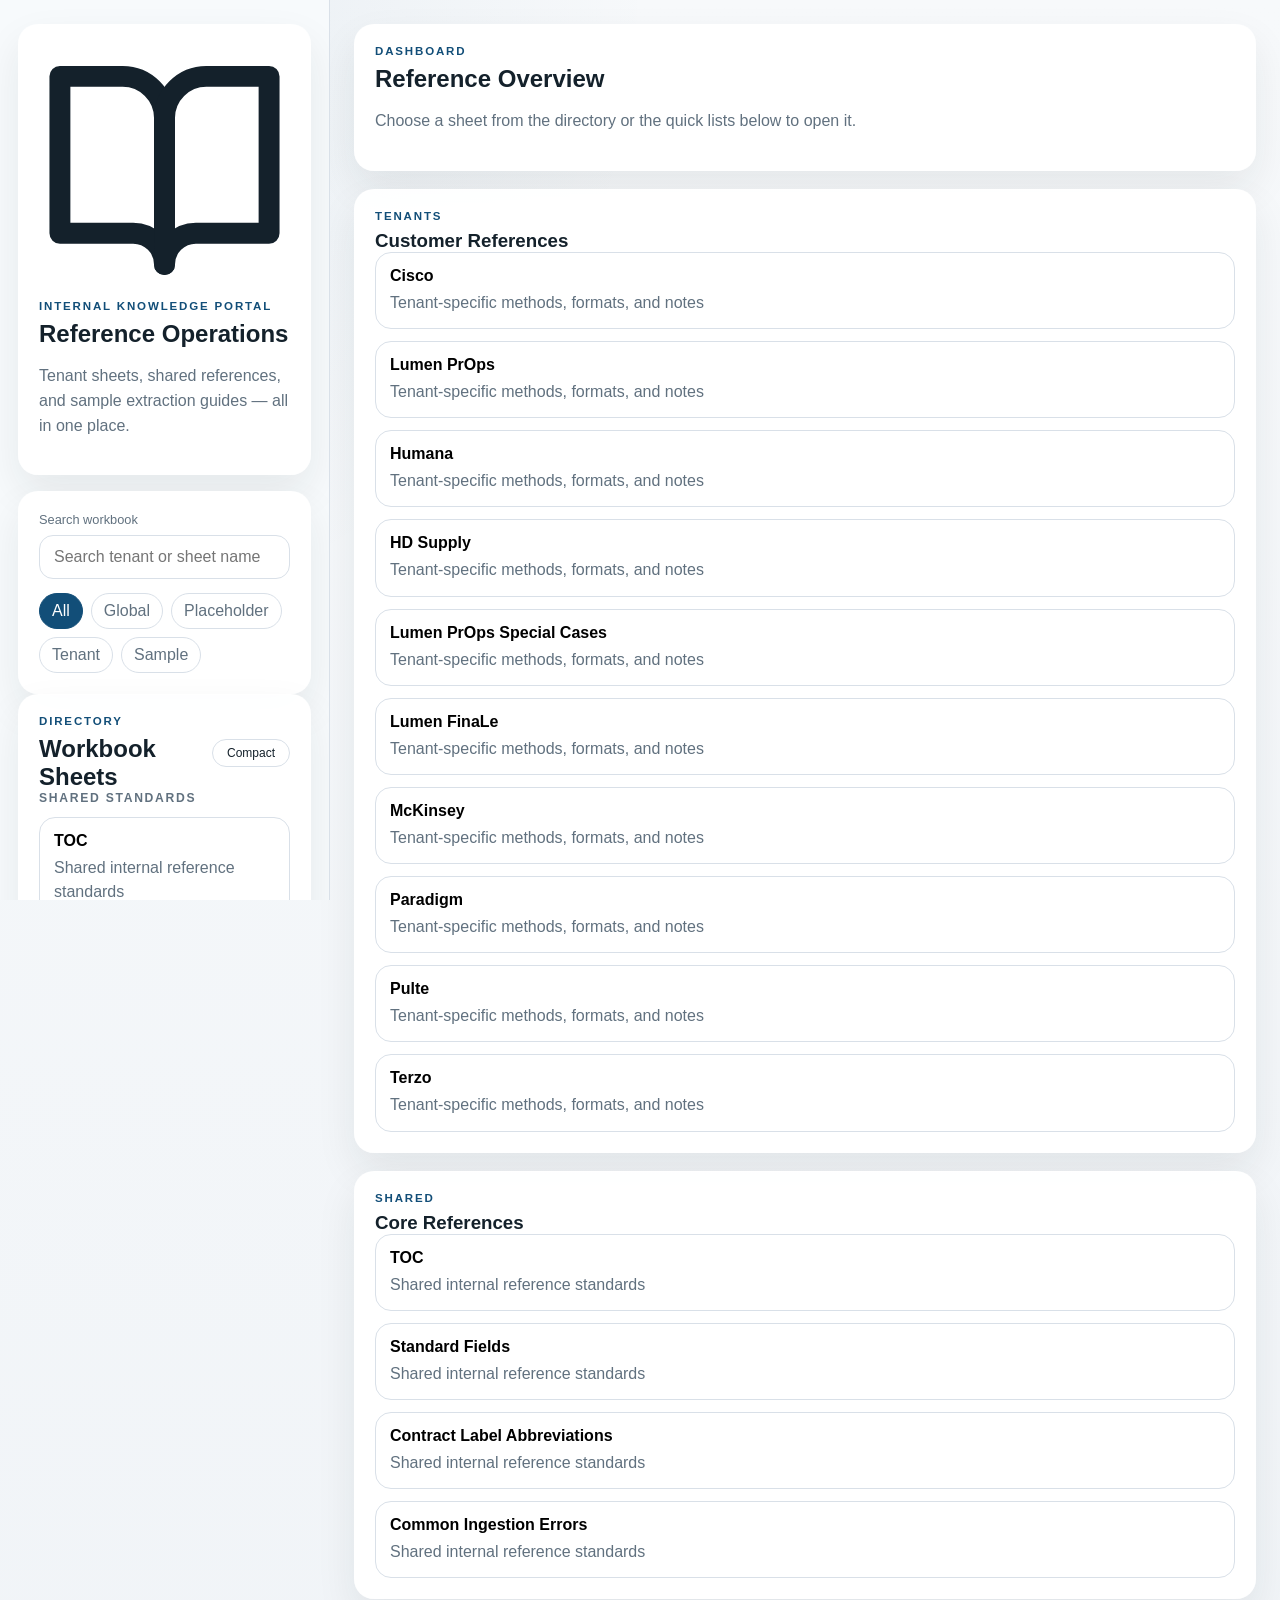
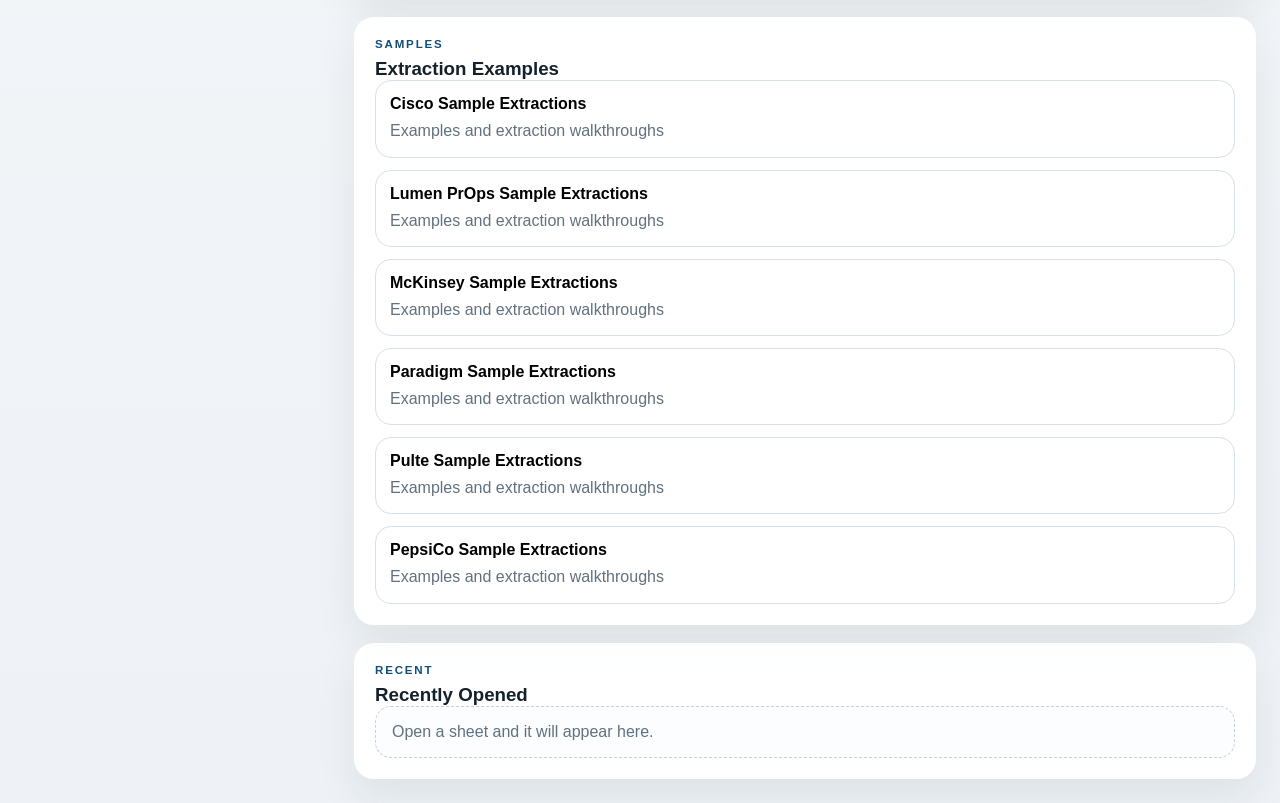
<file: index.html>
<!doctype html>
<html lang="en">
  <head>
    <meta charset="UTF-8" />
    <meta name="viewport" content="width=device-width, initial-scale=1.0" />
    <title>Reference Operations Portal</title>
    <link rel="stylesheet" href="./styles.css" />
  </head>
  <body>
    <div class="page-shell">
      <aside class="left-rail">
        <div class="brand-card">
          <div class="brand-logo">
            <svg xmlns="http://www.w3.org/2000/svg" viewBox="0 0 24 24" fill="none" stroke="currentColor" stroke-width="2" stroke-linecap="round" stroke-linejoin="round">
              <path d="M2 3h6a4 4 0 0 1 4 4v14a3 3 0 0 0-3-3H2z"/>
              <path d="M22 3h-6a4 4 0 0 0-4 4v14a3 3 0 0 1 3-3h7z"/>
            </svg>
          </div>
          <p class="eyebrow">Internal Knowledge Portal</p>
          <h1>Reference Operations</h1>
          <p class="muted">Tenant sheets, shared references, and sample extraction guides — all in one place.</p>
        </div>

        <div class="left-rail-inner">
          <section class="rail-card">
            <label class="field-block">
              <span>Search workbook</span>
              <input id="globalSearch" type="search" placeholder="Search tenant or sheet name…" />
            </label>
            <div id="kindFilters" class="filter-bar"></div>
          </section>

          <section class="rail-card">
            <div class="section-head">
              <div>
                <p class="eyebrow">Directory</p>
                <h2>Workbook Sheets</h2>
              </div>
              <button id="toggleDenseMode" class="secondary-btn" type="button" style="padding:6px 14px;font-size:0.75rem;">Compact</button>
            </div>
            <div id="sheetDirectory" class="directory-list"></div>
          </section>
        </div>
      </aside>

      <main class="main-stage">
        <header class="topbar">
          <div>
            <p class="eyebrow">Dashboard</p>
            <h2 id="heroTitle">Reference Overview</h2>
            <p id="heroDescription" class="muted">Choose a sheet from the directory or the quick lists below to open it.</p>
          </div>
        </header>

        <section class="dashboard-grid">
          <article class="panel">
            <div class="section-head">
              <div>
                <p class="eyebrow">Tenants</p>
                <h3>Customer References</h3>
              </div>
            </div>
            <div id="tenantHighlights" class="compact-list"></div>
          </article>

          <article class="panel">
            <div class="section-head">
              <div>
                <p class="eyebrow">Shared</p>
                <h3>Core References</h3>
              </div>
            </div>
            <div id="globalHighlights" class="compact-list"></div>
          </article>

          <article class="panel">
            <div class="section-head">
              <div>
                <p class="eyebrow">Samples</p>
                <h3>Extraction Examples</h3>
              </div>
            </div>
            <div id="sampleHighlights" class="compact-list"></div>
          </article>

          <article class="panel">
            <div class="section-head">
              <div>
                <p class="eyebrow">Recent</p>
                <h3>Recently Opened</h3>
              </div>
            </div>
            <div id="recentSheets" class="compact-list"></div>
          </article>
        </section>
      </main>
    </div>

    <script src="./data.js"></script>
    <script src="./app.js"></script>
  </body>
</html>
</file>
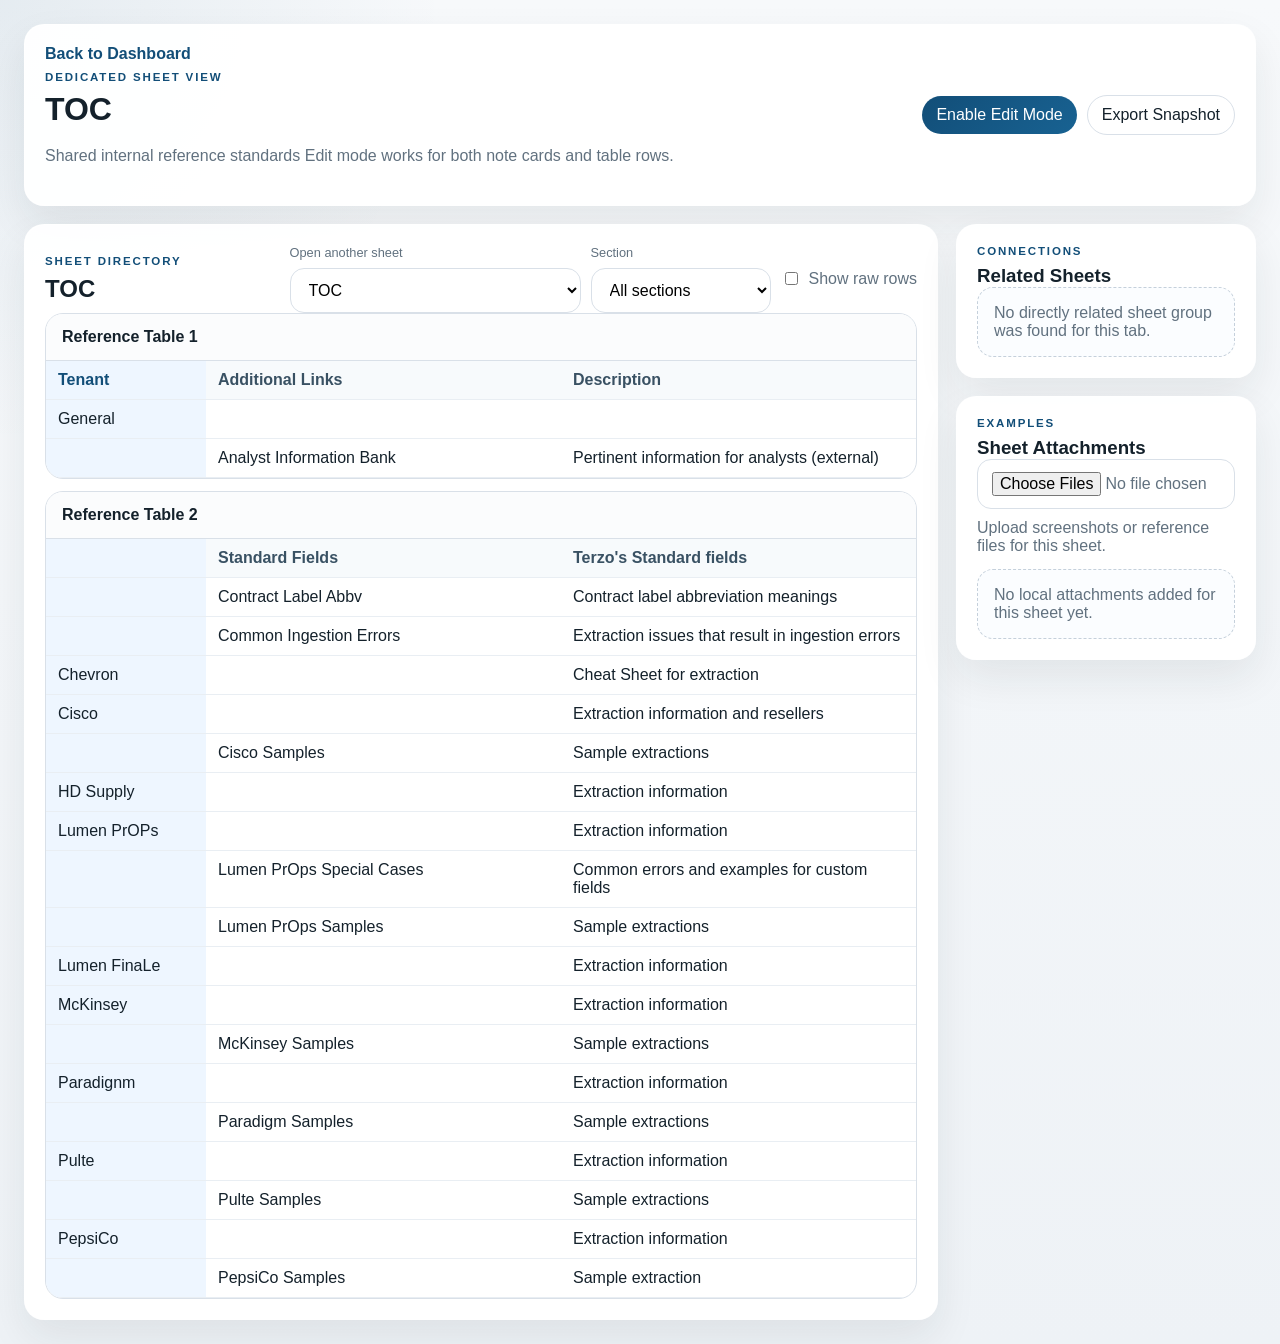
<file: detail.html>
<!doctype html>
<html lang="en">
  <head>
    <meta charset="UTF-8" />
    <meta name="viewport" content="width=device-width, initial-scale=1.0" />
    <title>Sheet Detail — Reference Operations</title>
    <link rel="stylesheet" href="./styles.css" />
  </head>
  <body>
    <main class="detail-page">
      <header class="topbar">
        <div>
          <a class="back-link" href="./index.html">Back to Dashboard</a>
          <p class="eyebrow">Dedicated Sheet View</p>
          <h1 id="heroTitle">Sheet Detail</h1>
          <p id="heroDescription" class="muted"></p>
        </div>
        <div class="topbar-actions">
          <button id="editModeToggle" class="primary-btn" type="button">Enable Edit Mode</button>
          <button id="exportSnapshot" class="secondary-btn" type="button">Export Snapshot</button>
        </div>
      </header>

      <section class="detail-layout">
        <div class="content-column">
          <article class="panel detail-panel">
            <div class="detail-header">
              <div>
                <p class="eyebrow">Sheet Directory</p>
                <h2 id="sheetTitle">Choose a sheet</h2>
              </div>
              <div class="detail-controls">
                <label class="field-inline">
                  <span>Open another sheet</span>
                  <select id="sheetPicker"></select>
                </label>
                <label class="field-inline">
                  <span>Section</span>
                  <select id="sectionFilter"></select>
                </label>
                <label class="check-inline">
                  <input id="rawToggle" type="checkbox" />
                  <span>Show raw rows</span>
                </label>
              </div>
            </div>

            <div id="sheetNotes" class="notes-grid"></div>
            <div id="sheetBlocks" class="blocks-stack"></div>
            <div id="rawRowsContainer" class="raw-rows hidden"></div>
          </article>
        </div>

        <aside class="right-rail">
          <article class="panel">
            <div class="section-head">
              <div>
                <p class="eyebrow">Connections</p>
                <h3>Related Sheets</h3>
              </div>
            </div>
            <div id="relatedSheets" class="link-stack"></div>
          </article>

          <article class="panel">
            <div class="section-head">
              <div>
                <p class="eyebrow">Examples</p>
                <h3>Sheet Attachments</h3>
              </div>
            </div>
            <label class="upload-panel">
              <input id="exampleUpload" type="file" multiple accept="image/*,.pdf,.txt,.csv,.doc,.docx,.xlsx,.xls,.json" />
              <span>Upload screenshots or reference files for this sheet.</span>
            </label>
            <div id="uploadList" class="link-stack"></div>
          </article>
        </aside>
      </section>

      <!-- Edit Row Modal -->
      <div id="editModal" class="modal hidden" aria-hidden="true">
        <div class="modal-backdrop" data-close-modal="true"></div>
        <div class="modal-dialog">
          <div class="modal-head">
            <div>
              <p class="eyebrow">Edit Reference Row</p>
              <h3 id="modalTitle">Row Editor</h3>
            </div>
            <button id="closeModal" class="secondary-btn" type="button">Close</button>
          </div>
          <form id="editForm" class="modal-form"></form>
          <div class="modal-actions">
            <button id="clearRowEdits" class="secondary-btn" type="button">Reset Row</button>
            <button id="saveRowEdits" class="primary-btn" type="button">Save Changes</button>
          </div>
        </div>
      </div>

      <!-- Assign Upload Modal -->
      <div id="assignModal" class="modal hidden" aria-hidden="true">
        <div class="modal-backdrop" data-close-assign-modal="true"></div>
        <div class="modal-dialog">
          <div class="modal-head">
            <div>
              <p class="eyebrow">Assign Uploaded Example</p>
              <h3 id="assignTitle">Choose target field</h3>
            </div>
            <button id="closeAssignModal" class="secondary-btn" type="button">Close</button>
          </div>
          <div class="modal-form">
            <div class="modal-field">
              <label for="assignTable">Reference table</label>
              <select id="assignTable"></select>
            </div>
            <div class="modal-field">
              <label for="assignRow">Field row</label>
              <select id="assignRow"></select>
            </div>
            <div class="modal-field">
              <label for="assignColumn">Target field / column</label>
              <select id="assignColumn"></select>
            </div>
          </div>
          <div class="modal-actions">
            <button id="skipAssign" class="secondary-btn" type="button">Skip for now</button>
            <button id="saveAssignment" class="primary-btn" type="button">Attach Example</button>
          </div>
        </div>
      </div>

      <!-- Expanded Cell Modal -->
      <div id="textModal" class="modal hidden" aria-hidden="true">
        <div class="modal-backdrop" data-close-text-modal="true"></div>
        <div class="modal-dialog">
          <div class="modal-head">
            <div>
              <p class="eyebrow">Expanded Content</p>
              <h3 id="textModalTitle">Cell detail</h3>
            </div>
            <button id="closeTextModal" class="secondary-btn" type="button">Close</button>
          </div>
          <div id="textModalBody" class="text-modal-body"></div>
        </div>
      </div>

      <!-- Preview Modal -->
      <div id="previewModal" class="modal hidden" aria-hidden="true">
        <div class="modal-backdrop" data-close-preview-modal="true"></div>
        <div class="modal-dialog">
          <div class="modal-head">
            <div>
              <p class="eyebrow">Example Preview</p>
              <h3 id="previewModalTitle">Attachment</h3>
            </div>
            <button id="closePreviewModal" class="secondary-btn" type="button">Close</button>
          </div>
          <div id="previewModalBody" class="text-modal-body"></div>
        </div>
      </div>

      <!-- Note Editor Modal -->
      <div id="noteModal" class="modal hidden" aria-hidden="true">
        <div class="modal-backdrop" data-close-note-modal="true"></div>
        <div class="modal-dialog">
          <div class="modal-head">
            <div>
              <p class="eyebrow">Edit Note</p>
              <h3 id="noteModalTitle">Note</h3>
            </div>
            <button id="closeNoteModal" class="secondary-btn" type="button">Close</button>
          </div>
          <div class="modal-form">
            <div class="modal-field">
              <label for="noteModalBodyInput">Note content</label>
              <textarea id="noteModalBodyInput"></textarea>
            </div>
          </div>
          <div class="modal-actions">
            <button id="saveNoteEdits" class="primary-btn" type="button">Save Note</button>
          </div>
        </div>
      </div>
    </main>

    <script src="./data.js"></script>
    <script src="./detail.js"></script>
  </body>
</html>
</file>
<file: styles.css>
:root {
  --bg: #f3f5f7;
  --panel: #ffffff;
  --panel-soft: #f8fafc;
  --line: #d9e0e8;
  --line-strong: #c5d0db;
  --ink: #14212b;
  --muted: #61717f;
  --brand: #124e78;
  --brand-soft: #e7f0f7;
  --accent: #0d7a6f;
  --accent-soft: #e8f6f4;
  --warning: #a55b1b;
  --warning-soft: #fff5e8;
  --shadow: 0 18px 40px rgba(20, 33, 43, 0.08);
  --radius: 20px;
}

* {
  box-sizing: border-box;
}

html,
body {
  margin: 0;
  min-height: 100%;
  background:
    radial-gradient(circle at top left, rgba(18, 78, 120, 0.08), transparent 24%),
    linear-gradient(180deg, #f7f9fb 0%, #eef2f6 100%);
  color: var(--ink);
  font-family: "Avenir Next", "Segoe UI", sans-serif;
}

button,
input,
select,
textarea {
  font: inherit;
}

button {
  border: 0;
}

.page-shell {
  min-height: 100vh;
  display: grid;
  grid-template-columns: 330px minmax(0, 1fr);
}

.left-rail {
  background: #f7fafc;
  border-right: 1px solid var(--line);
  padding: 24px 18px;
  display: grid;
  gap: 16px;
  align-content: start;
  position: sticky;
  top: 0;
  height: 100vh;
  overflow: auto;
}

.brand-card,
.rail-card,
.panel,
.topbar,
.highlight-card {
  background: rgba(255, 255, 255, 0.95);
  border: 1px solid rgba(255, 255, 255, 0.9);
  border-radius: var(--radius);
  box-shadow: var(--shadow);
}

.brand-card,
.rail-card,
.panel,
.topbar {
  padding: 20px;
}

.eyebrow {
  margin: 0 0 8px;
  font-size: 0.72rem;
  letter-spacing: 0.16em;
  text-transform: uppercase;
  font-weight: 800;
  color: var(--brand);
}

h1,
h2,
h3,
h4 {
  margin: 0;
  font-family: "Trebuchet MS", "Avenir Next Condensed", sans-serif;
}

.muted {
  color: var(--muted);
  line-height: 1.55;
}

.field-block span,
.field-inline span {
  display: block;
  margin-bottom: 8px;
  font-size: 0.8rem;
  color: var(--muted);
}

.field-block input,
.field-inline select,
.upload-panel input,
.modal-form textarea,
.modal-form input {
  width: 100%;
  border: 1px solid var(--line);
  border-radius: 14px;
  background: #fff;
  padding: 12px 14px;
}

.modal-form textarea {
  min-height: 84px;
  resize: vertical;
}

.filter-bar {
  display: flex;
  flex-wrap: wrap;
  gap: 8px;
  margin-top: 14px;
}

.pill {
  border: 1px solid var(--line);
  border-radius: 999px;
  padding: 8px 12px;
  background: #fff;
  color: var(--muted);
  cursor: pointer;
}

.pill.active {
  background: var(--brand);
  color: #fff;
  border-color: var(--brand);
}

.section-head,
.detail-header,
.topbar,
.modal-head,
.modal-actions {
  display: flex;
  justify-content: space-between;
  gap: 16px;
  align-items: center;
}

.directory-list,
.directory-group,
.notes-grid,
.blocks-stack,
.link-stack,
.compact-list,
.highlight-grid,
.modal-form {
  display: grid;
  gap: 12px;
}

.directory-group + .directory-group {
  margin-top: 14px;
}

.group-title {
  font-size: 0.76rem;
  text-transform: uppercase;
  letter-spacing: 0.14em;
  color: var(--muted);
  font-weight: 800;
}

.sheet-card,
.link-card,
.note-card,
.upload-card,
.compact-item,
.highlight-card {
  background: var(--panel);
  border: 1px solid var(--line);
  border-radius: 16px;
  padding: 14px;
}

.sheet-card,
.link-card,
.compact-item,
.highlight-card {
  cursor: pointer;
  text-align: left;
  transition: transform 150ms ease, border-color 150ms ease, box-shadow 150ms ease;
}

.sheet-card:hover,
.sheet-card.active,
.link-card:hover,
.compact-item:hover,
.highlight-card:hover {
  transform: translateY(-1px);
  border-color: var(--line-strong);
  box-shadow: 0 10px 20px rgba(20, 33, 43, 0.06);
}

.sheet-card p,
.link-card p,
.upload-card p,
.note-card p,
.compact-item p,
.highlight-card p {
  margin: 6px 0 0;
  color: var(--muted);
  line-height: 1.45;
}

.meta-row,
.badge-row {
  display: flex;
  flex-wrap: wrap;
  gap: 8px;
  margin-top: 10px;
}

.badge {
  display: inline-flex;
  align-items: center;
  border-radius: 999px;
  padding: 6px 10px;
  font-size: 0.73rem;
  background: var(--brand-soft);
  color: var(--brand);
}

.main-stage {
  padding: 24px;
  display: grid;
  gap: 18px;
}

.detail-page {
  padding: 24px;
  display: grid;
  gap: 18px;
}

.detail-layout {
  display: grid;
  grid-template-columns: minmax(0, 1fr) 300px;
  gap: 18px;
  align-items: start;
}

.back-link {
  display: inline-block;
  margin-bottom: 8px;
  color: var(--brand);
  font-weight: 700;
  text-decoration: none;
}

.topbar-actions,
.detail-controls {
  display: flex;
  gap: 10px;
  align-items: center;
  flex-wrap: wrap;
}

.primary-btn,
.secondary-btn {
  border-radius: 999px;
  padding: 10px 14px;
  cursor: pointer;
}

.primary-btn {
  background: linear-gradient(135deg, var(--brand), #186292);
  color: #fff;
}

.secondary-btn {
  background: #fff;
  border: 1px solid var(--line);
  color: var(--ink);
}

.dashboard-grid {
  display: grid;
  grid-template-columns: 1fr 1fr;
  gap: 18px;
}

.highlight-grid {
  grid-template-columns: repeat(2, minmax(0, 1fr));
}

.highlight-card {
  background: linear-gradient(180deg, #ffffff 0%, #f8fbfd 100%);
}

.highlight-card strong {
  display: block;
  font-size: 1rem;
}

.highlight-card .badge {
  background: var(--accent-soft);
  color: var(--accent);
}

.compact-item {
  width: 100%;
}

.content-column,
.right-rail {
  display: grid;
  gap: 18px;
  min-width: 0;
}

.table-card {
  border: 1px solid var(--line);
  border-radius: 18px;
  overflow: hidden;
  background: #fff;
  max-width: 100%;
  min-width: 0;
}

.table-head {
  padding: 14px 16px;
  border-bottom: 1px solid var(--line);
  display: flex;
  justify-content: space-between;
  gap: 12px;
  align-items: center;
  background: #fbfcfd;
}

.table-wrap,
.raw-rows {
  overflow-x: auto;
  -webkit-overflow-scrolling: touch;
  max-width: 100%;
}

table {
  width: 100%;
  border-collapse: collapse;
  table-layout: fixed;
}

th,
td {
  padding: 10px 12px;
  border-bottom: 1px solid #e9eef3;
  vertical-align: top;
  text-align: left;
  word-break: break-word;
  overflow-wrap: anywhere;
  white-space: normal;
  max-width: 340px;
}

/* Section / first column */
th:first-child,
td:first-child {
  width: 160px;
  min-width: 120px;
}

/* Examples / last column gets a fixed comfortable width */
th.examples-col,
td.examples-col-cell {
  width: 200px;
  min-width: 160px;
}

th {
  background: #f7fafc;
  color: #395163;
  font-weight: 700;
  position: sticky;
  top: 0;
  z-index: 1;
  white-space: nowrap;
  overflow: hidden;
  text-overflow: ellipsis;
}

tr.editable-row {
  cursor: pointer;
}

tr.editable-row:hover td {
  background: var(--warning-soft);
}

.table-row-number {
  width: 64px;
  min-width: 48px;
  color: var(--muted);
  white-space: nowrap;
}

.check-inline {
  display: inline-flex;
  align-items: center;
  gap: 8px;
  color: var(--muted);
}

.field-inline {
  min-width: 180px;
}

.note-card {
  background: #fcfdff;
}

.note-card p {
  white-space: pre-wrap;
}

.editable-note {
  cursor: pointer;
}

.editable-note:hover {
  border-color: var(--line-strong);
  box-shadow: 0 10px 18px rgba(20, 33, 43, 0.06);
}

.upload-panel {
  display: grid;
  gap: 10px;
  margin-bottom: 14px;
  color: var(--muted);
}

.preview-code {
  margin-top: 10px;
  padding: 12px;
  border-radius: 12px;
  background: #f7fafc;
  border: 1px solid var(--line);
  white-space: pre-wrap;
  word-break: break-word;
  font-family: ui-monospace, SFMono-Regular, Menlo, monospace;
  font-size: 0.86rem;
}

.text-modal-body {
  white-space: pre-wrap;
  word-break: break-word;
  line-height: 1.65;
  color: var(--ink);
  padding-top: 10px;
}

.text-modal-body img {
  max-width: 100%;
  border-radius: 14px;
  border: 1px solid var(--line);
  display: block;
  margin-top: 10px;
}

.hidden {
  display: none;
}

.empty-state {
  border: 1px dashed var(--line-strong);
  border-radius: 16px;
  padding: 16px;
  color: var(--muted);
  background: #fbfdff;
}

.modal {
  position: fixed;
  inset: 0;
  z-index: 40;
  display: grid;
  place-items: center;
}

.modal.hidden {
  display: none;
}

.modal-backdrop {
  position: absolute;
  inset: 0;
  background: rgba(20, 33, 43, 0.42);
}

.modal-dialog {
  position: relative;
  width: min(900px, calc(100vw - 32px));
  max-height: calc(100vh - 40px);
  overflow: auto;
  background: #fff;
  border-radius: 24px;
  box-shadow: 0 30px 80px rgba(20, 33, 43, 0.25);
  padding: 22px;
}

.modal-form {
  margin-top: 18px;
}

.modal-field {
  display: grid;
  gap: 8px;
}

.modal-field label {
  font-size: 0.85rem;
  color: var(--muted);
  font-weight: 700;
}

.example-chip-wrap {
  display: flex;
  flex-wrap: wrap;
  gap: 6px;
}

.example-chip {
  display: inline-flex;
  align-items: center;
  padding: 5px 8px;
  border-radius: 999px;
  background: var(--accent-soft);
  color: var(--accent);
  font-size: 0.74rem;
  border: 0;
  cursor: pointer;
}

.expandable-cell {
  cursor: pointer;
  position: relative;
  max-width: 300px;
}

.expandable-cell:hover {
  background: #f8fbff;
}

.expandable-cell::after {
  content: "Tap to expand";
  display: block;
  margin-top: 6px;
  font-size: 0.7rem;
  color: var(--brand);
  font-weight: 700;
  white-space: nowrap;
}

.section-heading-col,
.section-heading-col-cell {
  background: #eef6ff;
}

.section-heading-col {
  color: var(--brand);
}

.examples-col,
.examples-col-cell {
  background: #f7fcfb;
  border-left: 2px solid #c8ece8 !important;
}

.examples-col {
  color: var(--accent);
  font-weight: 800;
  letter-spacing: 0.04em;
}

/* Always reserve Examples column visual presence even when empty */
.examples-col-cell:empty::after {
  content: "—";
  color: #cdd7d3;
  font-size: 0.8rem;
}

.ref-list-wrap {
  display: grid;
  grid-template-columns: repeat(auto-fit, minmax(220px, 1fr));
  gap: 0;
}

.ref-list-item {
  padding: 14px 16px;
  border-top: 1px solid #e9eef3;
  border-right: 1px solid #e9eef3;
}

.header-subnote {
  margin-top: 6px;
  font-size: 0.72rem;
  color: var(--accent);
  font-weight: 700;
}

.dense .sheet-card p {
  display: none;
}

.dense .sheet-card {
  padding: 10px 12px;
}

@media (max-width: 1350px) {
  .dashboard-grid {
    grid-template-columns: 1fr;
  }
}

@media (max-width: 1180px) {
  .page-shell,
  .dashboard-grid,
  .detail-layout {
    grid-template-columns: 1fr;
  }

  .left-rail {
    position: static;
    height: auto;
  }

  .highlight-grid {
    grid-template-columns: 1fr;
  }
}
</file>
